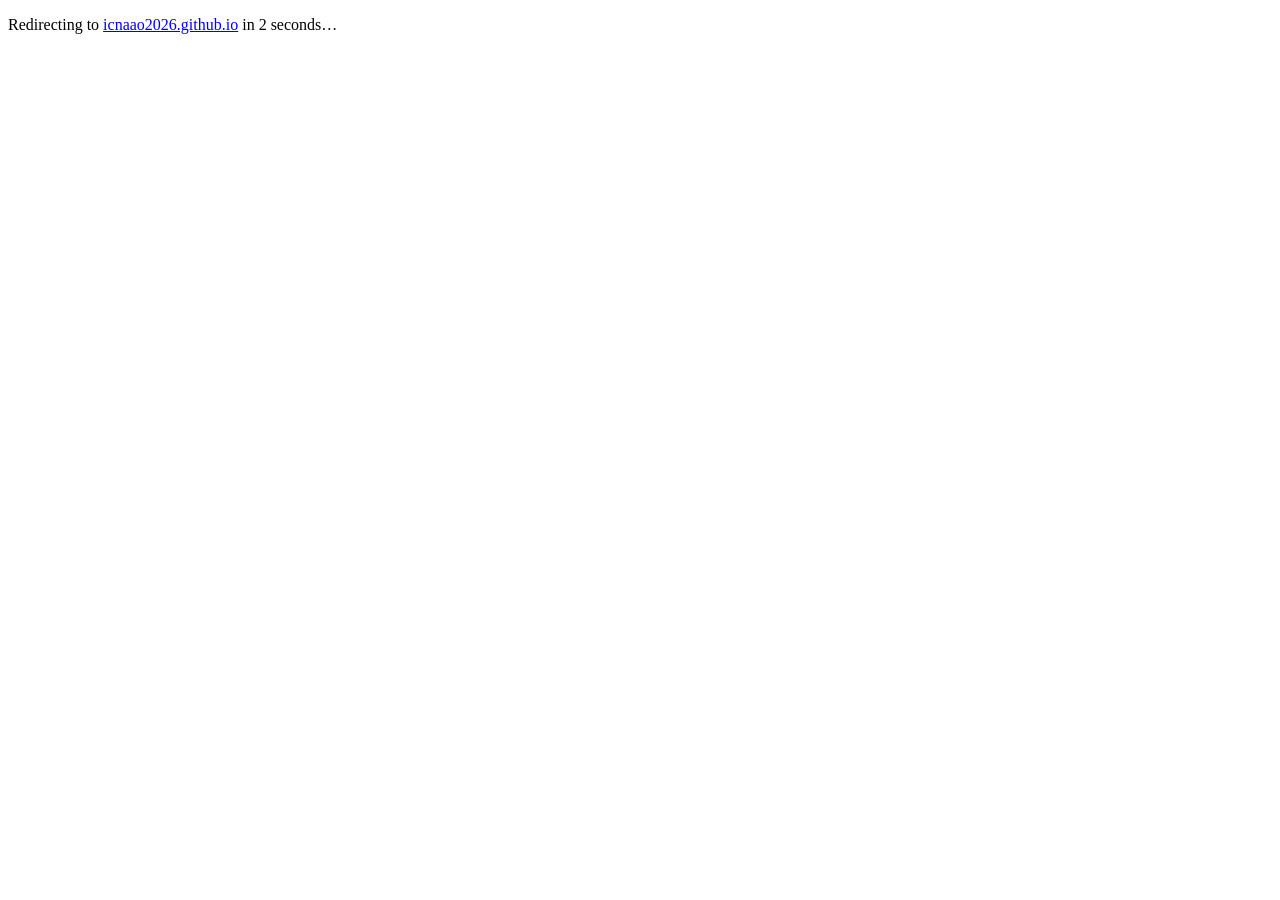
<file: index.html>
<!doctype html>
<html lang="en">
<head>
  <meta charset="utf-8">
  <meta name="viewport" content="width=device-width, initial-scale=1">
  <meta http-equiv="refresh" content="3; url=https://icnaao2026.github.io/">
  <link rel="canonical" href="https://icnaao2026.github.io/">
  <title>Redirecting to ICNAAO 2026</title>
  <script>
    document.addEventListener("DOMContentLoaded", () => {
      const countdown = document.getElementById("countdown");
      let secondsRemaining = 3;

      const timer = window.setInterval(() => {
        secondsRemaining -= 1;
        countdown.textContent = secondsRemaining;

        if (secondsRemaining === 0) {
          window.clearInterval(timer);
          window.location.replace("https://icnaao2026.github.io/");
        }
      }, 1000);
    });
  </script>
</head>
<body>
  <p>
    Redirecting to <a href="https://icnaao2026.github.io/">icnaao2026.github.io</a>
    in <span id="countdown">3</span> seconds&hellip;
  </p>
</body>
</html>
</file>
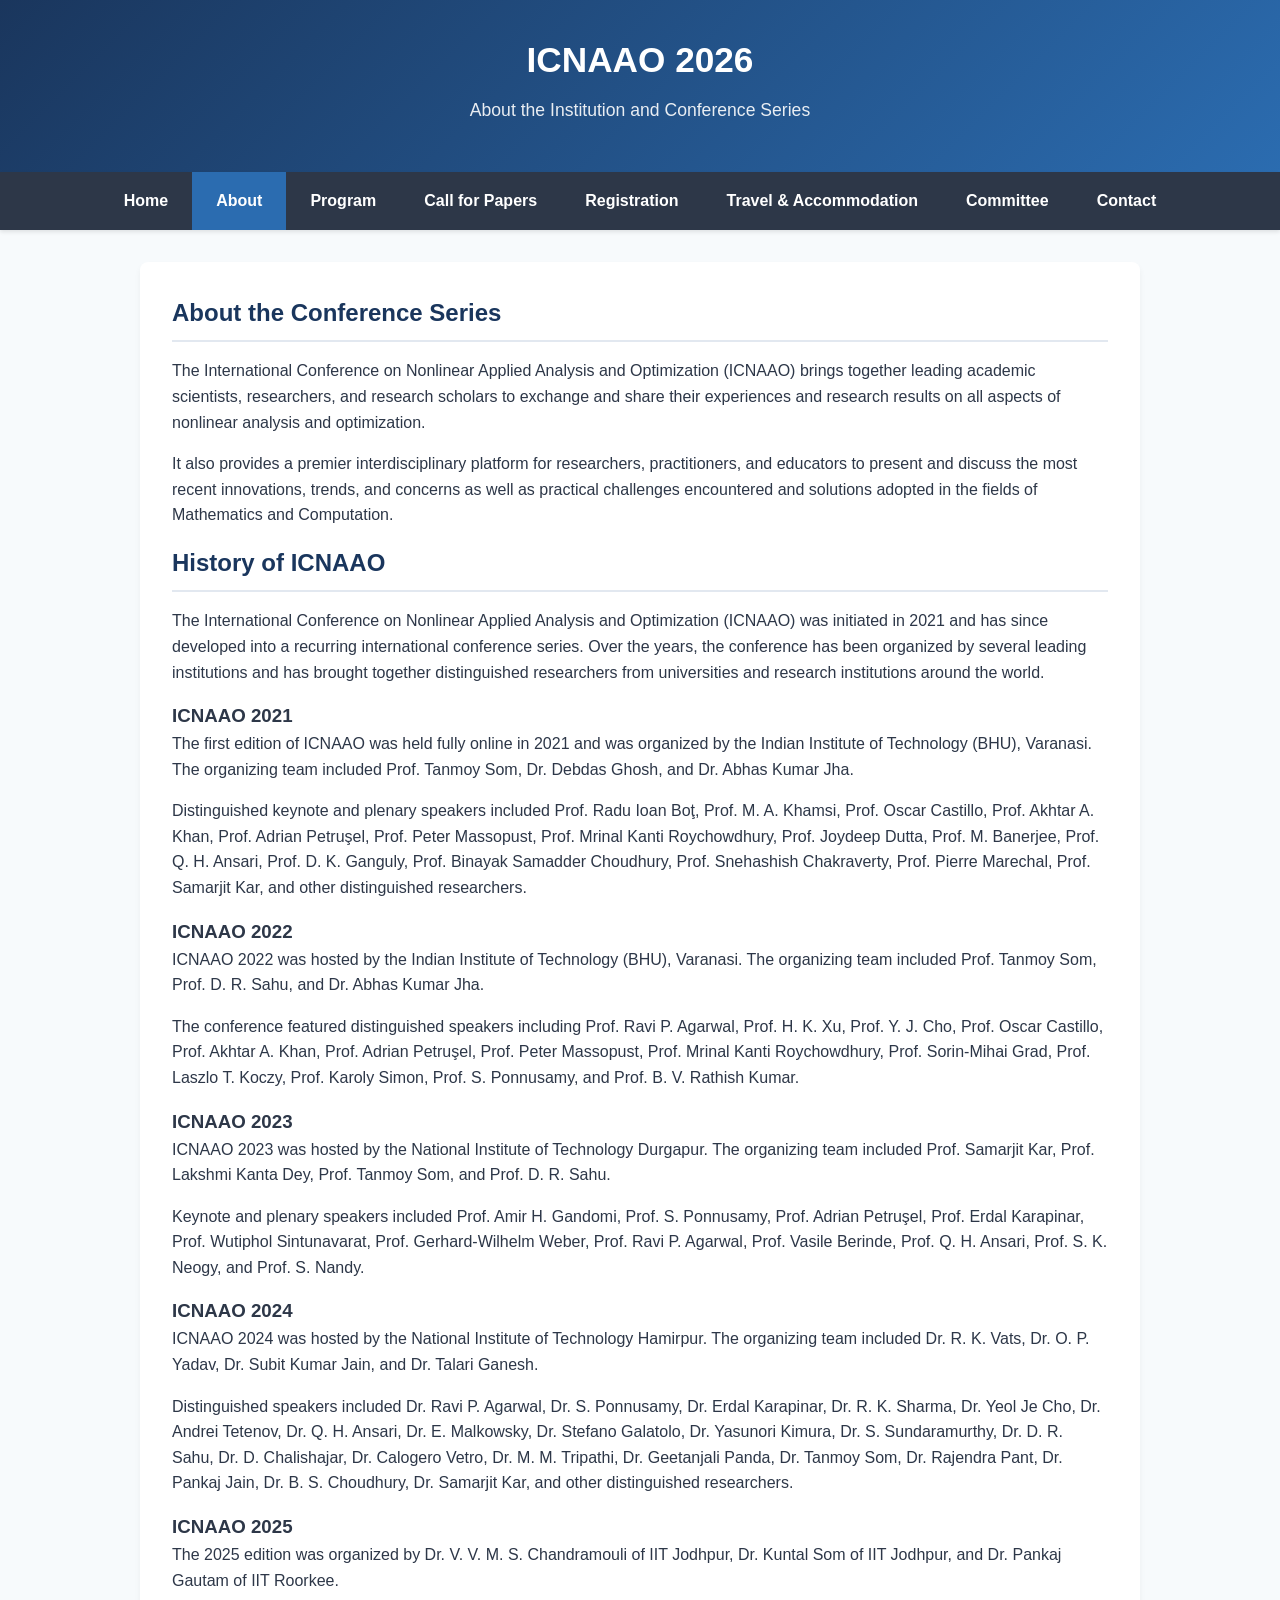
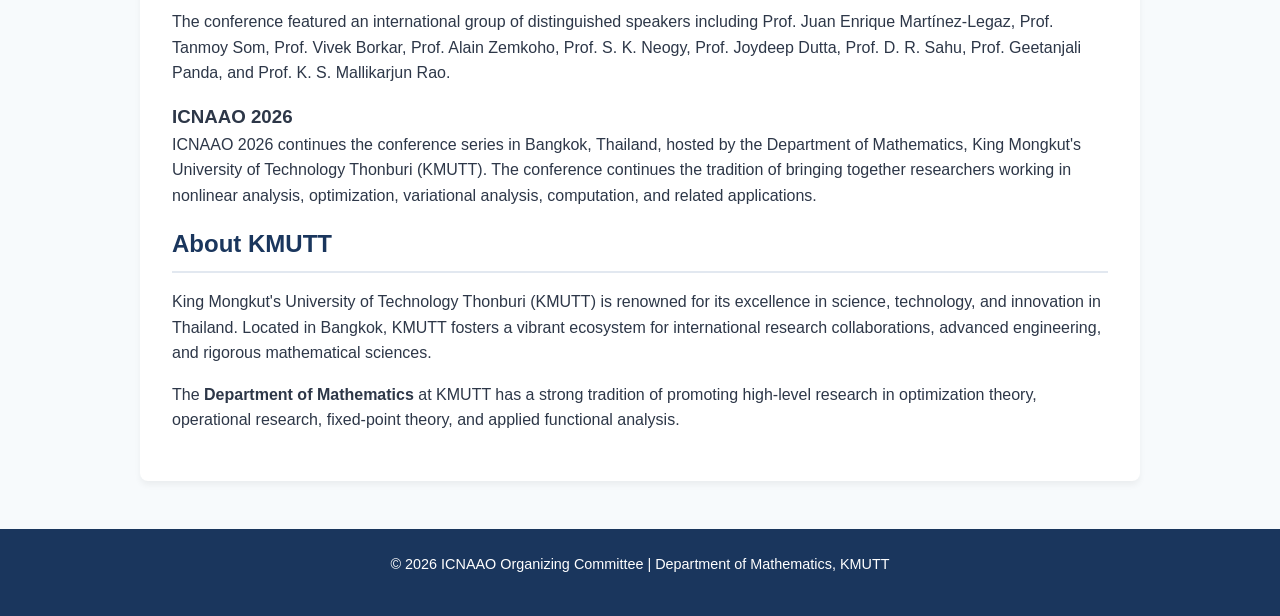
<file: _about.html>
<!DOCTYPE html>
<html lang="en">
<head>
    <meta charset="UTF-8">
    <meta name="viewport" content="width=device-width, initial-scale=1.0">
    <title>ICNAAO 2026 - About</title>
    <link rel="stylesheet" href="style.css">
</head>
<body>

    <header>
        <h1>ICNAAO 2026</h1>
        <p>About the Institution and Conference Series</p>
    </header>

    <nav>
        <a href="index.html">Home</a>
        <a href="about.html" class="active">About</a>
        <a href="program.html">Program</a>
        <a href="call-for-papers.html">Call for Papers</a>
        <a href="registration.html">Registration</a>
        <a href="travel.html">Travel &amp; Accommodation</a>
        <a href="committee.html">Committee</a>
        <a href="contact.html">Contact</a>
    </nav>

    <div class="container">

        <h2>About the Conference Series</h2>

        <p>
            The International Conference on Nonlinear Applied Analysis and
            Optimization (ICNAAO) brings together leading academic scientists,
            researchers, and research scholars to exchange and share their
            experiences and research results on all aspects of nonlinear
            analysis and optimization.
        </p>

        <p>
            It also provides a premier interdisciplinary platform for
            researchers, practitioners, and educators to present and discuss
            the most recent innovations, trends, and concerns as well as
            practical challenges encountered and solutions adopted in the
            fields of Mathematics and Computation.
        </p>


        <h2>History of ICNAAO</h2>

        <p>
            The International Conference on Nonlinear Applied Analysis and
            Optimization (ICNAAO) was initiated in 2021 and has since developed
            into a recurring international conference series. Over the years,
            the conference has been organized by several leading institutions
            and has brought together distinguished researchers from universities
            and research institutions around the world.
        </p>

        <h3>ICNAAO 2021</h3>

        <p>
            The first edition of ICNAAO was held fully online in 2021 and was
            organized by the Indian Institute of Technology (BHU), Varanasi.
            The organizing team included Prof. Tanmoy Som, Dr. Debdas Ghosh,
            and Dr. Abhas Kumar Jha.
        </p>

        <p>
            Distinguished keynote and plenary speakers included Prof. Radu Ioan
            Boţ, Prof. M. A. Khamsi, Prof. Oscar Castillo, Prof. Akhtar A. Khan,
            Prof. Adrian Petruşel, Prof. Peter Massopust, Prof. Mrinal Kanti
            Roychowdhury, Prof. Joydeep Dutta, Prof. M. Banerjee,
            Prof. Q. H. Ansari, Prof. D. K. Ganguly, Prof. Binayak Samadder
            Choudhury, Prof. Snehashish Chakraverty, Prof. Pierre Marechal,
            Prof. Samarjit Kar, and other distinguished researchers.
        </p>


        <h3>ICNAAO 2022</h3>

        <p>
            ICNAAO 2022 was hosted by the Indian Institute of Technology (BHU),
            Varanasi. The organizing team included Prof. Tanmoy Som,
            Prof. D. R. Sahu, and Dr. Abhas Kumar Jha.
        </p>

        <p>
            The conference featured distinguished speakers including
            Prof. Ravi P. Agarwal, Prof. H. K. Xu, Prof. Y. J. Cho,
            Prof. Oscar Castillo, Prof. Akhtar A. Khan, Prof. Adrian Petruşel,
            Prof. Peter Massopust, Prof. Mrinal Kanti Roychowdhury,
            Prof. Sorin-Mihai Grad, Prof. Laszlo T. Koczy,
            Prof. Karoly Simon, Prof. S. Ponnusamy, and
            Prof. B. V. Rathish Kumar.
        </p>


        <h3>ICNAAO 2023</h3>

        <p>
            ICNAAO 2023 was hosted by the National Institute of Technology
            Durgapur. The organizing team included Prof. Samarjit Kar,
            Prof. Lakshmi Kanta Dey, Prof. Tanmoy Som, and Prof. D. R. Sahu.
        </p>

        <p>
            Keynote and plenary speakers included Prof. Amir H. Gandomi,
            Prof. S. Ponnusamy, Prof. Adrian Petruşel, Prof. Erdal Karapinar,
            Prof. Wutiphol Sintunavarat, Prof. Gerhard-Wilhelm Weber,
            Prof. Ravi P. Agarwal, Prof. Vasile Berinde, Prof. Q. H. Ansari,
            Prof. S. K. Neogy, and Prof. S. Nandy.
        </p>


        <h3>ICNAAO 2024</h3>

        <p>
            ICNAAO 2024 was hosted by the National Institute of Technology
            Hamirpur. The organizing team included Dr. R. K. Vats,
            Dr. O. P. Yadav, Dr. Subit Kumar Jain, and Dr. Talari Ganesh.
        </p>

        <p>
            Distinguished speakers included Dr. Ravi P. Agarwal,
            Dr. S. Ponnusamy, Dr. Erdal Karapinar, Dr. R. K. Sharma,
            Dr. Yeol Je Cho, Dr. Andrei Tetenov, Dr. Q. H. Ansari,
            Dr. E. Malkowsky, Dr. Stefano Galatolo, Dr. Yasunori Kimura,
            Dr. S. Sundaramurthy, Dr. D. R. Sahu, Dr. D. Chalishajar,
            Dr. Calogero Vetro, Dr. M. M. Tripathi, Dr. Geetanjali Panda,
            Dr. Tanmoy Som, Dr. Rajendra Pant, Dr. Pankaj Jain,
            Dr. B. S. Choudhury, Dr. Samarjit Kar, and other distinguished
            researchers.
        </p>


        <h3>ICNAAO 2025</h3>

        <p>
            The 2025 edition was organized by Dr. V. V. M. S. Chandramouli
            of IIT Jodhpur, Dr. Kuntal Som of IIT Jodhpur, and
            Dr. Pankaj Gautam of IIT Roorkee.
        </p>

        <p>
            The conference featured an international group of distinguished
            speakers including Prof. Juan Enrique Martínez-Legaz,
            Prof. Tanmoy Som, Prof. Vivek Borkar, Prof. Alain Zemkoho,
            Prof. S. K. Neogy, Prof. Joydeep Dutta, Prof. D. R. Sahu,
            Prof. Geetanjali Panda, and Prof. K. S. Mallikarjun Rao.
        </p>


        <h3>ICNAAO 2026</h3>

        <p>
            ICNAAO 2026 continues the conference series in Bangkok, Thailand,
            hosted by the Department of Mathematics, King Mongkut's University
            of Technology Thonburi (KMUTT). The conference continues the
            tradition of bringing together researchers working in nonlinear
            analysis, optimization, variational analysis, computation, and
            related applications.
        </p>


        <h2>About KMUTT</h2>

        <p>
            King Mongkut's University of Technology Thonburi (KMUTT) is
            renowned for its excellence in science, technology, and innovation
            in Thailand. Located in Bangkok, KMUTT fosters a vibrant ecosystem
            for international research collaborations, advanced engineering,
            and rigorous mathematical sciences.
        </p>

        <p>
            The <strong>Department of Mathematics</strong> at KMUTT has a
            strong tradition of promoting high-level research in optimization
            theory, operational research, fixed-point theory, and applied
            functional analysis.
        </p>

    </div>

    <footer>
        <p>
            &copy; 2026 ICNAAO Organizing Committee |
            Department of Mathematics, KMUTT
        </p>
    </footer>

</body>
</html>
</file>
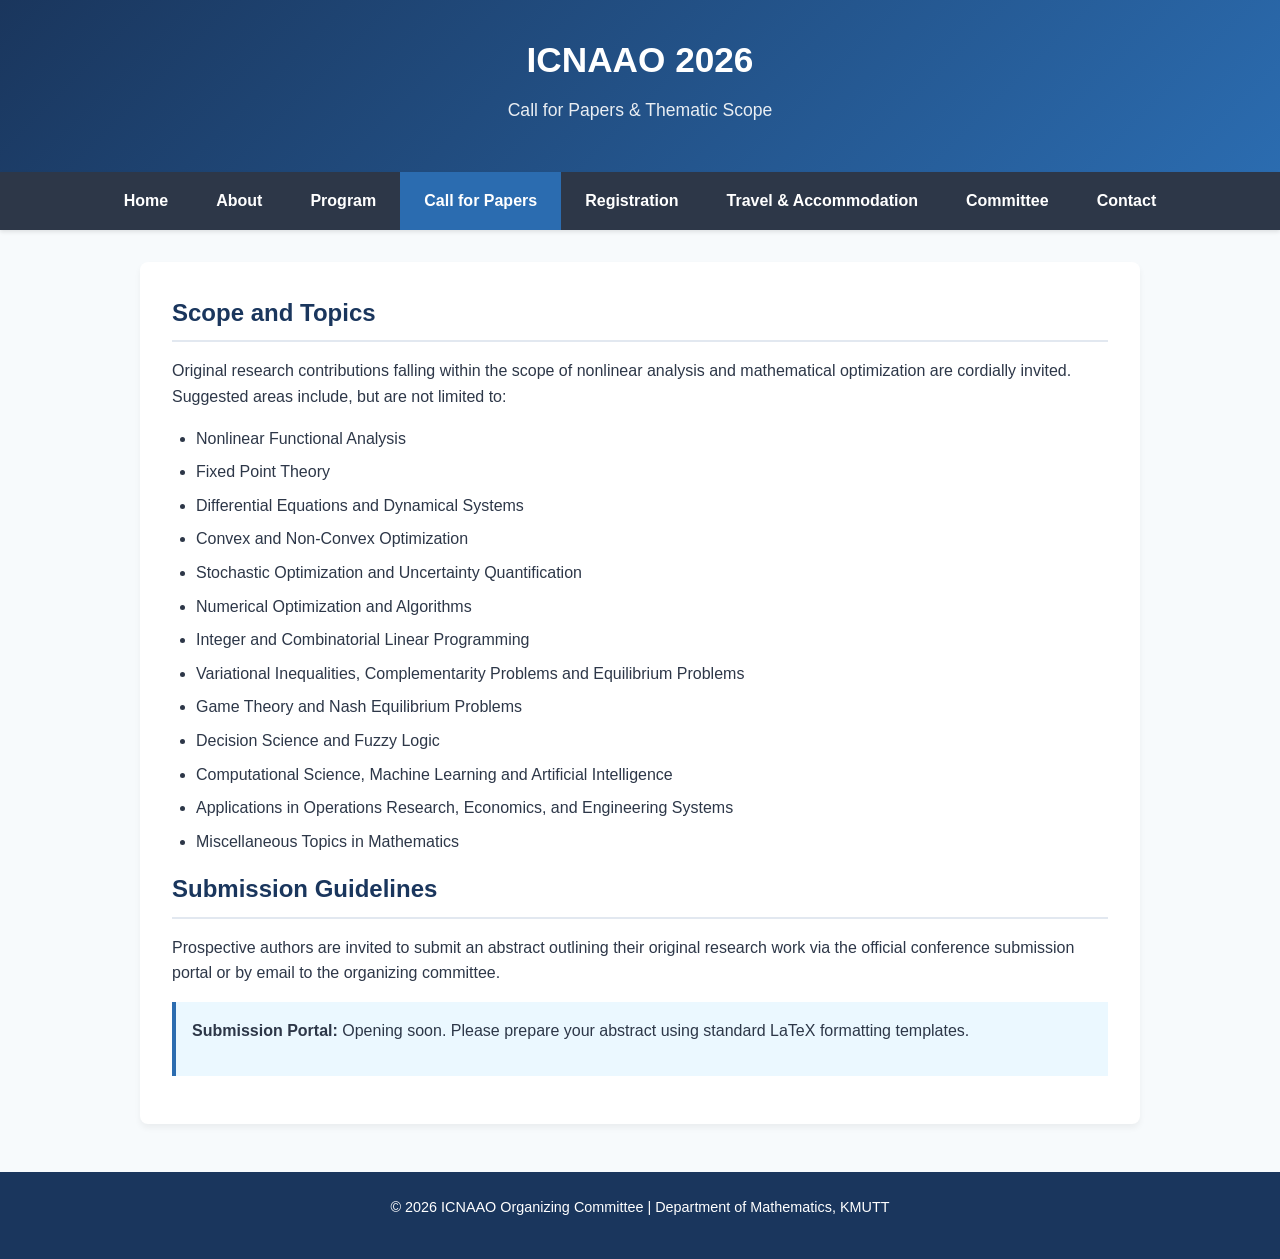
<file: _call-for-papers.html>
<!DOCTYPE html>
<html lang="en">
<head>
    <meta charset="UTF-8">
    <meta name="viewport" content="width=device-width, initial-scale=1.0">
    <title>ICNAAO 2026 - Call for Papers</title>
    <link rel="stylesheet" href="style.css">
</head>
<body>

    <header>
        <h1>ICNAAO 2026</h1>
        <p>Call for Papers & Thematic Scope</p>
    </header>

    <nav>
        <a href="index.html">Home</a>
        <a href="about.html">About</a>
        <a href="program.html">Program</a>
        <a href="call-for-papers.html" class="active">Call for Papers</a>
        <a href="registration.html">Registration</a>
        <a href="travel.html">Travel &amp; Accommodation</a>
        <a href="committee.html">Committee</a>
        <a href="contact.html">Contact</a>
    </nav>

    <div class="container">
        <h2>Scope and Topics</h2>
        <p>Original research contributions falling within the scope of nonlinear analysis and mathematical optimization are cordially invited. Suggested areas include, but are not limited to:</p>
        
        <ul>
            <li>Nonlinear Functional Analysis</li>
            <li>Fixed Point Theory</li>
            <li>Differential Equations and Dynamical Systems</li>
            <li>Convex and Non-Convex Optimization</li>
            <li>Stochastic Optimization and Uncertainty Quantification</li>
            <li>Numerical Optimization and Algorithms</li>
            <li>Integer and Combinatorial Linear Programming</li>
            <li>Variational Inequalities, Complementarity Problems and Equilibrium Problems</li>
            <li>Game Theory and Nash Equilibrium Problems</li>
            <li>Decision Science and Fuzzy Logic</li>
            <li>Computational Science, Machine Learning and Artificial Intelligence</li>
            <li>Applications in Operations Research, Economics, and Engineering Systems</li>
            <li>Miscellaneous Topics in Mathematics</li>
        </ul>

        <h2>Submission Guidelines</h2>
        <p>Prospective authors are invited to submit an abstract outlining their original research work via the official conference submission portal or by email to the organizing committee.</p>
        
        <div class="highlight-box">
            <p><strong>Submission Portal:</strong> Opening soon. Please prepare your abstract using standard LaTeX formatting templates.</p>
        </div>
    </div>

    <footer>
        <p>&copy; 2026 ICNAAO Organizing Committee | Department of Mathematics, KMUTT</p>
    </footer>

</body>
</html>
</file>
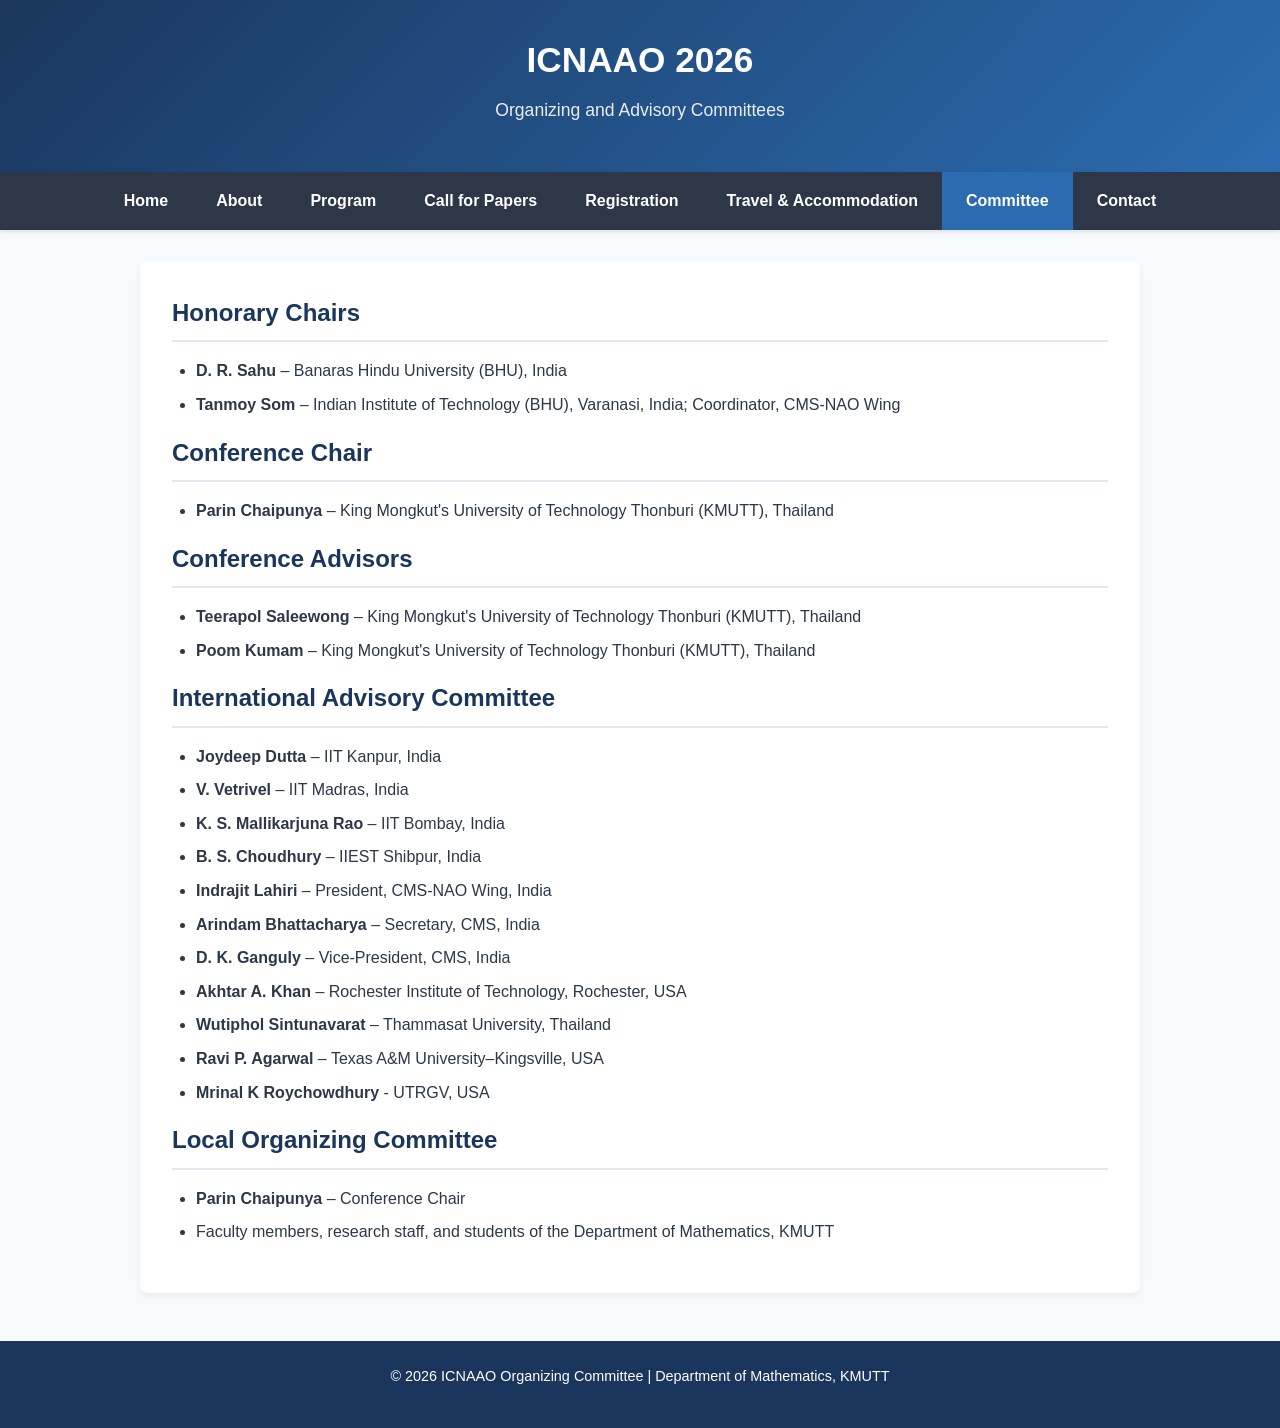
<file: _committee.html>
<!DOCTYPE html>
<html lang="en">
  <head>
    <meta charset="UTF-8">
    <meta name="viewport" content="width=device-width, initial-scale=1.0">
    <title>ICNAAO 2026 - Committee</title>
    <link rel="stylesheet" href="style.css">
  </head>
  <body>

    <header>
      <h1>ICNAAO 2026</h1>
      <p>Organizing and Advisory Committees</p>
    </header>

    <nav>
      <a href="index.html">Home</a>
      <a href="about.html">About</a>
      <a href="program.html">Program</a>
      <a href="call-for-papers.html">Call for Papers</a>
      <a href="registration.html">Registration</a>
      <a href="travel.html">Travel &amp; Accommodation</a>
      <a href="committee.html" class="active">Committee</a>
      <a href="contact.html">Contact</a>
    </nav>

    <div class="container">

      <h2>Honorary Chairs</h2>
      <ul>
        <li>
          <strong>D. R. Sahu</strong> –
          Banaras Hindu University (BHU), India
        </li>
        <li>
          <strong>Tanmoy Som</strong> –
          Indian Institute of Technology (BHU), Varanasi, India;
          Coordinator, CMS-NAO Wing
        </li>
      </ul>

      <h2>Conference Chair</h2>
      <ul>
        <li>
          <strong>Parin Chaipunya</strong> –
          King Mongkut's University of Technology Thonburi
          (KMUTT), Thailand
        </li>
      </ul>

      <h2>Conference Advisors</h2>
      <ul>
        <li>
          <strong>Teerapol Saleewong</strong> –
          King Mongkut's University of Technology Thonburi
          (KMUTT), Thailand
        </li>
        <li>
          <strong>Poom Kumam</strong> –
          King Mongkut's University of Technology Thonburi
          (KMUTT), Thailand
        </li>
      </ul>

      <h2>International Advisory Committee</h2>
      <ul>
        <li>
          <strong>Joydeep Dutta</strong> –
          IIT Kanpur, India
        </li>

        <li>
          <strong>V. Vetrivel</strong> –
          IIT Madras, India
        </li>

        <li>
          <strong>K. S. Mallikarjuna Rao</strong> –
          IIT Bombay, India
        </li>

        <li>
          <strong>B. S. Choudhury</strong> –
          IIEST Shibpur, India
        </li>

        <li>
          <strong>Indrajit Lahiri</strong> –
          President, CMS-NAO Wing, India
        </li>

        <li>
          <strong>Arindam Bhattacharya</strong> –
          Secretary, CMS, India
        </li>

        <li>
          <strong>D. K. Ganguly</strong> –
          Vice-President, CMS, India
        </li>

        <li>
          <strong>Akhtar A. Khan</strong> –
          Rochester Institute of Technology, Rochester, USA
        </li>

        <li>
          <strong>Wutiphol Sintunavarat</strong> –
          Thammasat University, Thailand
        </li>

        <li>
          <strong>Ravi P. Agarwal</strong> –
          Texas A&amp;M University–Kingsville, USA
        </li>

        <li>
          <strong>Mrinal K Roychowdhury</strong> -
          UTRGV, USA
        </li>
      </ul>

      <h2>Local Organizing Committee</h2>
      <ul>
        <li>
          <strong>Parin Chaipunya</strong> –
          Conference Chair
        </li>

        <li>
          Faculty members, research staff, and students of the
          Department of Mathematics, KMUTT
        </li>
      </ul>

    </div>

    <footer>
      <p>
      &copy; 2026 ICNAAO Organizing Committee |
      Department of Mathematics, KMUTT
      </p>
    </footer>

  </body>
</html>
</file>
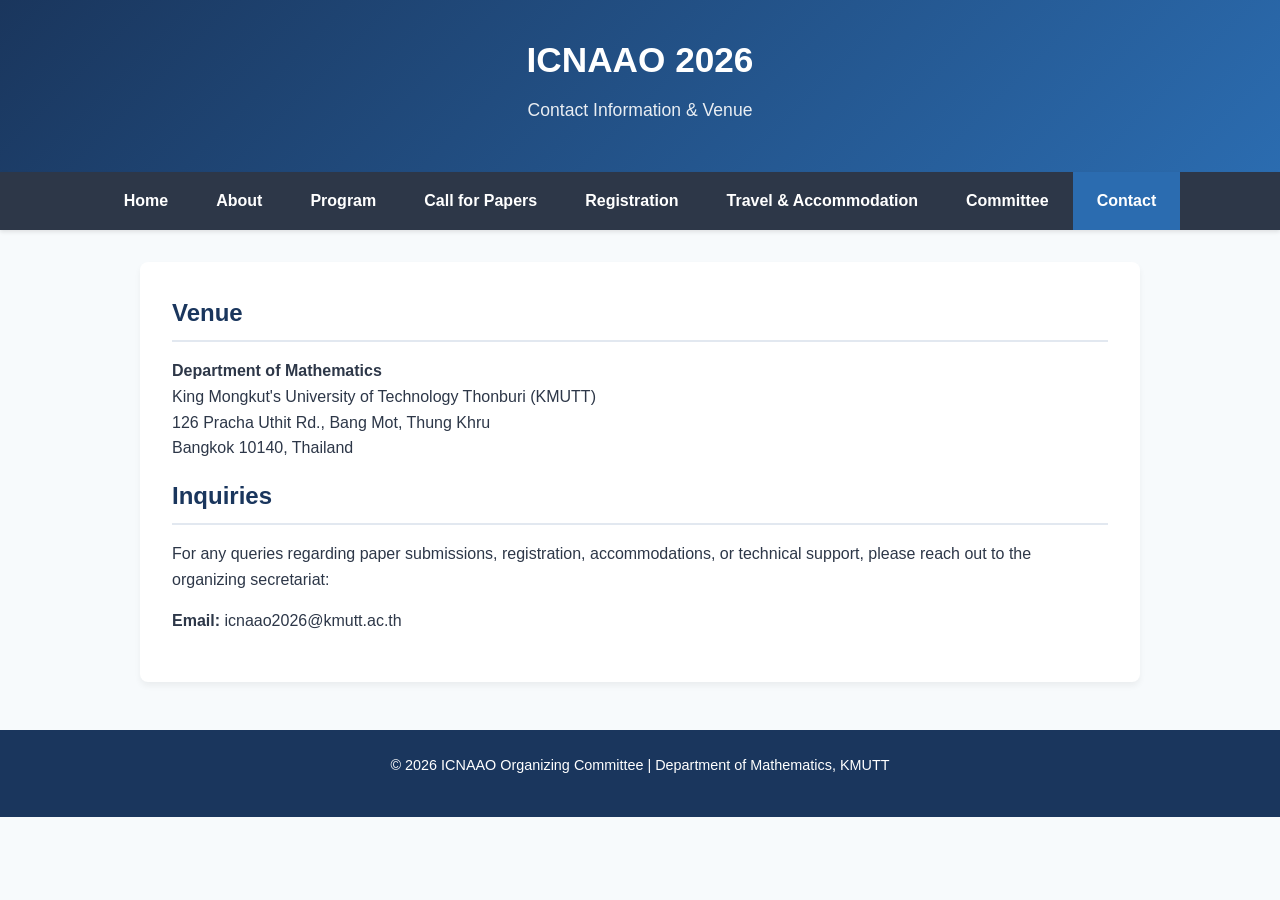
<file: _contact.html>
<!DOCTYPE html>
<html lang="en">
<head>
    <meta charset="UTF-8">
    <meta name="viewport" content="width=device-width, initial-scale=1.0">
    <title>ICNAAO 2026 - Contact</title>
    <link rel="stylesheet" href="style.css">
</head>
<body>

    <header>
        <h1>ICNAAO 2026</h1>
        <p>Contact Information & Venue</p>
    </header>

    <nav>
        <a href="index.html">Home</a>
        <a href="about.html">About</a>
        <a href="program.html">Program</a>
        <a href="call-for-papers.html">Call for Papers</a>
        <a href="registration.html">Registration</a>
        <a href="travel.html">Travel &amp; Accommodation</a>
        <a href="committee.html">Committee</a>
        <a href="contact.html" class="active">Contact</a>
    </nav>

    <div class="container">
        <h2>Venue</h2>
        <p><strong>Department of Mathematics</strong><br>
        King Mongkut's University of Technology Thonburi (KMUTT)<br>
        126 Pracha Uthit Rd., Bang Mot, Thung Khru<br>
        Bangkok 10140, Thailand</p>

        <h2>Inquiries</h2>
        <p>For any queries regarding paper submissions, registration, accommodations, or technical support, please reach out to the organizing secretariat:</p>
        <p><strong>Email:</strong> icnaao2026@kmutt.ac.th</p>
    </div>

    <footer>
        <p>&copy; 2026 ICNAAO Organizing Committee | Department of Mathematics, KMUTT</p>
    </footer>

</body>
</html>
</file>
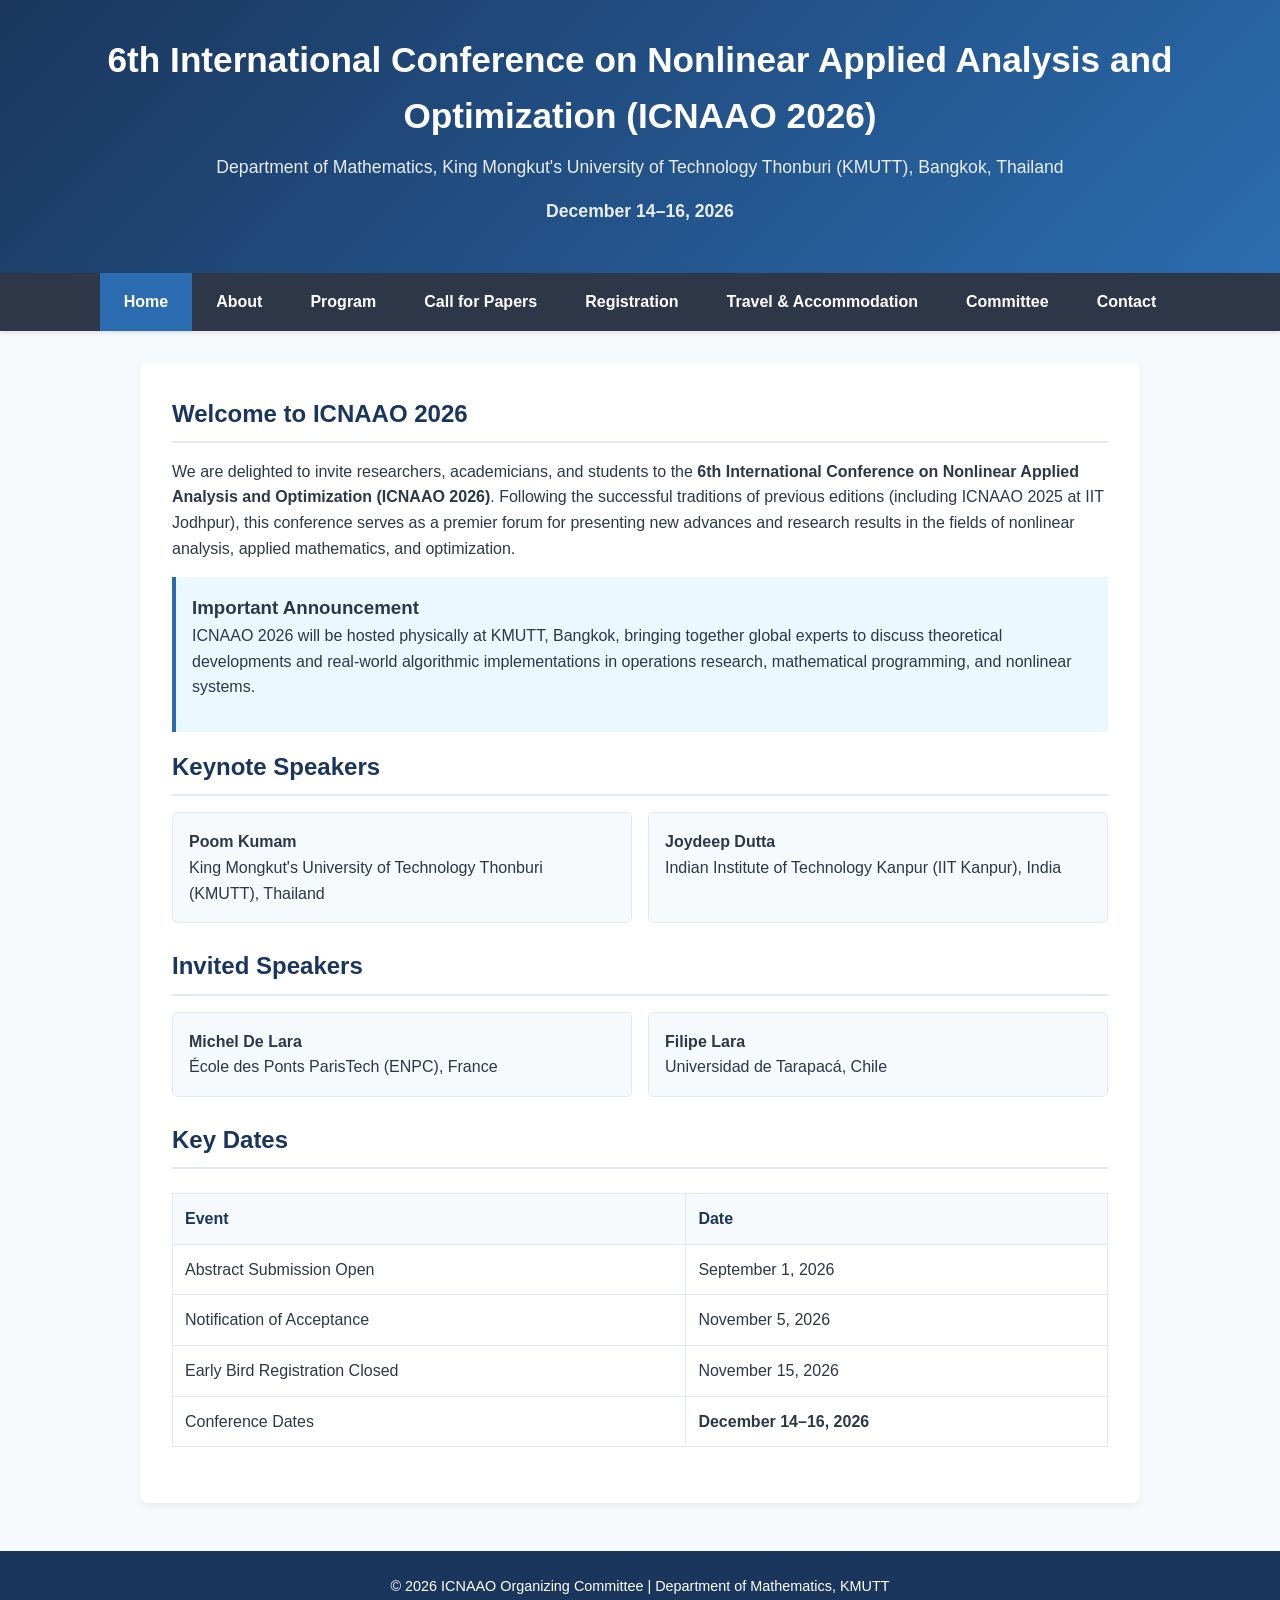
<file: _index.html>
<!DOCTYPE html>
<html lang="en">
<head>
    <meta charset="UTF-8">
    <meta name="viewport" content="width=device-width, initial-scale=1.0">
    <title>ICNAAO 2026 - Home</title>
    <link rel="stylesheet" href="style.css">
</head>
<body>

    <header>
        <h1>6th International Conference on Nonlinear Applied Analysis and Optimization (ICNAAO 2026)</h1>
        <p>Department of Mathematics, King Mongkut's University of Technology Thonburi (KMUTT), Bangkok, Thailand</p>
        <p><strong>December 14–16, 2026</strong></p>
    </header>

    <nav>
        <a href="index.html" class="active">Home</a>
        <a href="about.html">About</a>
        <a href="program.html">Program</a>
        <a href="call-for-papers.html">Call for Papers</a>
        <a href="registration.html">Registration</a>
        <a href="travel.html">Travel &amp; Accommodation</a>
        <a href="committee.html">Committee</a>
        <a href="contact.html">Contact</a>
    </nav>

    <div class="container">
        <h2>Welcome to ICNAAO 2026</h2>
        <p>We are delighted to invite researchers, academicians, and students to the <strong>6th International Conference on Nonlinear Applied Analysis and Optimization (ICNAAO 2026)</strong>. Following the successful traditions of previous editions (including ICNAAO 2025 at IIT Jodhpur), this conference serves as a premier forum for presenting new advances and research results in the fields of nonlinear analysis, applied mathematics, and optimization.</p>

        <div class="highlight-box">
            <h3>Important Announcement</h3>
            <p>ICNAAO 2026 will be hosted physically at KMUTT, Bangkok, bringing together global experts to discuss theoretical developments and real-world algorithmic implementations in operations research, mathematical programming, and nonlinear systems.</p>
        </div>

        <h2>Keynote Speakers</h2>
        <ul class="speaker-list">
            <li>
                <strong>Poom Kumam</strong><br>
                King Mongkut's University of Technology Thonburi (KMUTT), Thailand
            </li>
            <li>
                <strong>Joydeep Dutta</strong><br>
                Indian Institute of Technology Kanpur (IIT Kanpur), India
            </li>
        </ul>

        <h2>Invited Speakers</h2>
        <ul class="speaker-list">
            <li>
                <strong>Michel De Lara</strong><br>
                École des Ponts ParisTech (ENPC), France
            </li>
            <li>
                <strong>Filipe Lara</strong><br>
                Universidad de Tarapacá, Chile
            </li>
        </ul>

        <h2>Key Dates</h2>
        <table>
            <tr>
                <th>Event</th>
                <th>Date</th>
            </tr>
            <tr>
                <td>Abstract Submission Open</td>
                <td>September 1, 2026</td>
            </tr>
            <tr>
                <td>Notification of Acceptance</td>
                <td>November 5, 2026</td>
            </tr>
            <tr>
                <td>Early Bird Registration Closed</td>
                <td>November 15, 2026</td>
            </tr>
            <tr>
                <td>Conference Dates</td>
                <td><strong>December 14–16, 2026</strong></td>
            </tr>
        </table>
    </div>

    <footer>
        <p>&copy; 2026 ICNAAO Organizing Committee | Department of Mathematics, KMUTT</p>
    </footer>

</body>
</html>
</file>
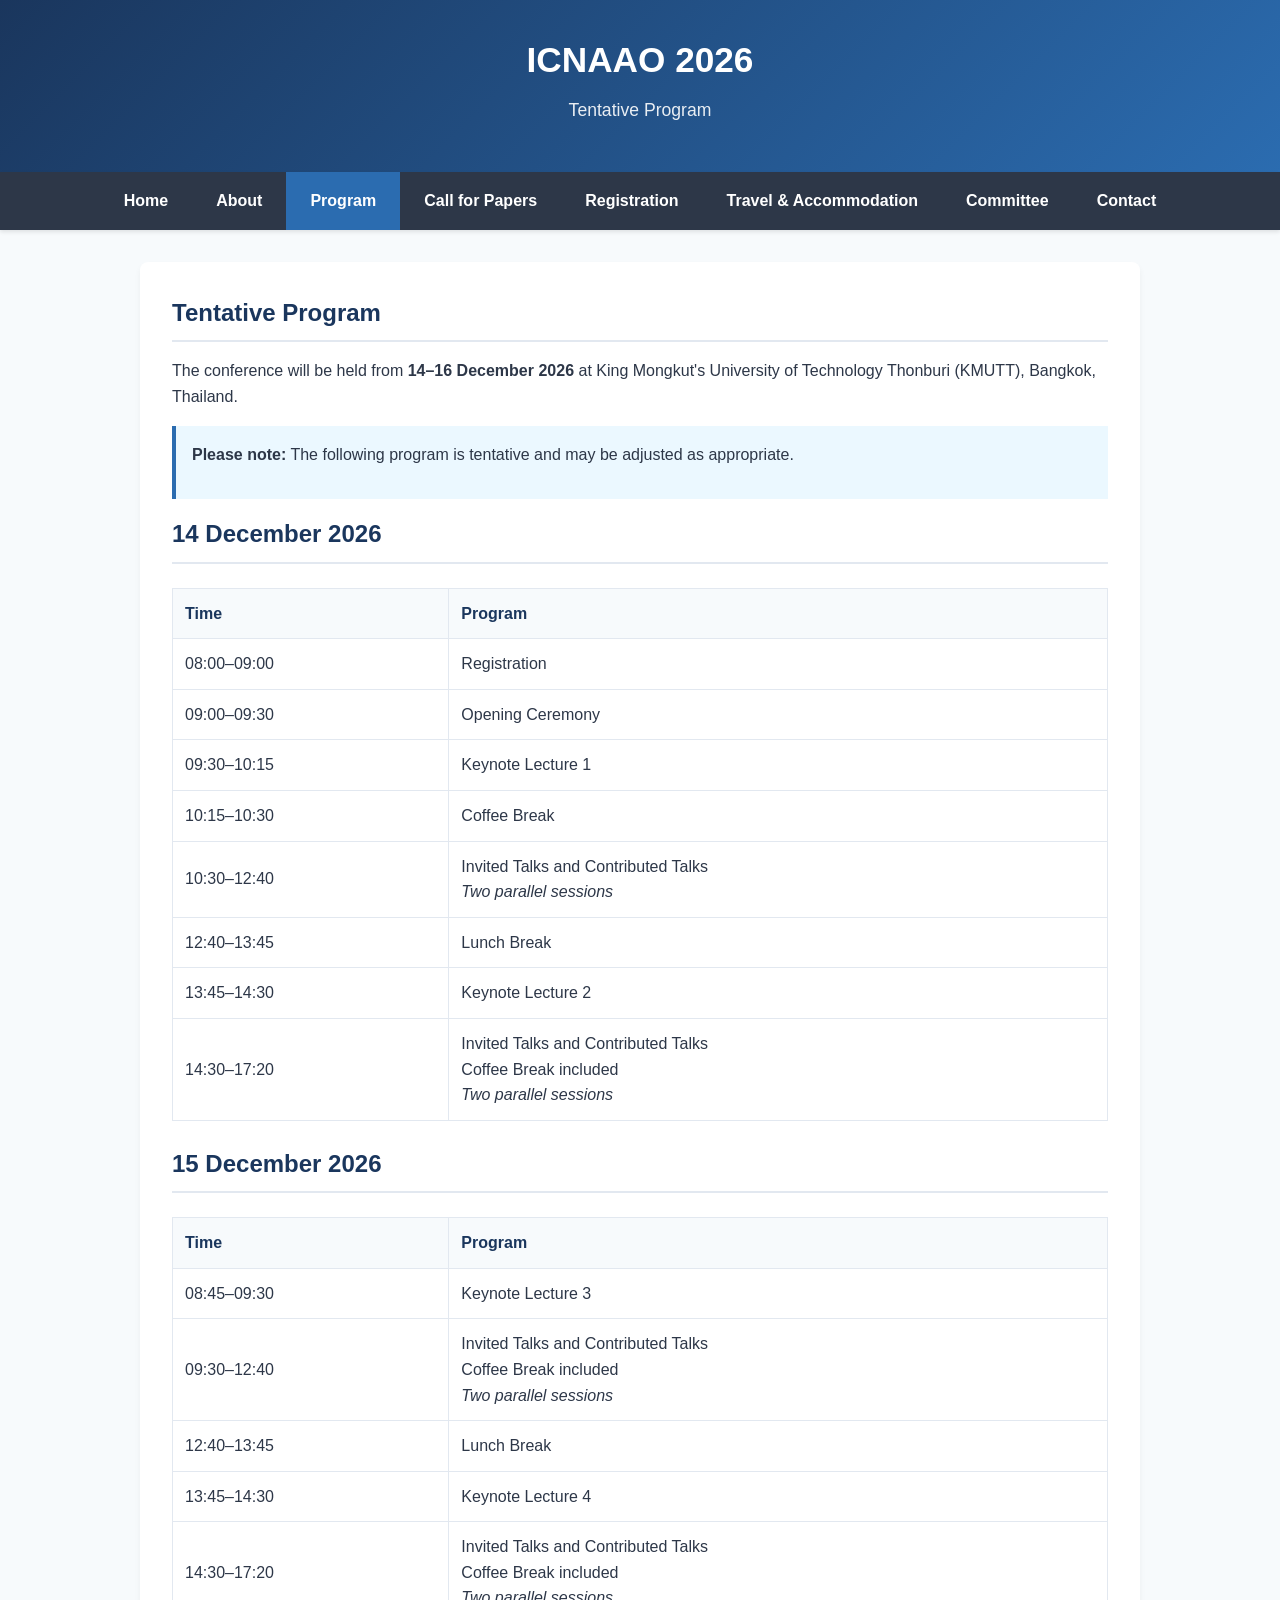
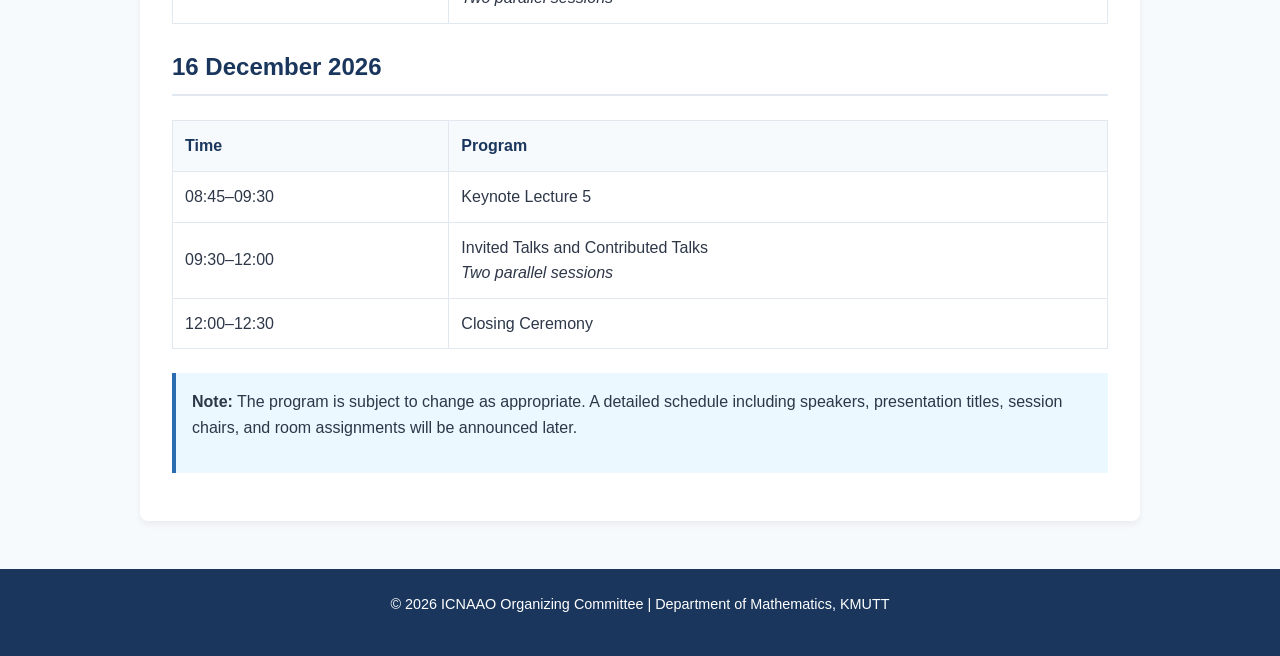
<file: _program.html>
<!DOCTYPE html>
<html lang="en">
<head>
    <meta charset="UTF-8">
    <meta name="viewport" content="width=device-width, initial-scale=1.0">
    <title>ICNAAO 2026 - Tentative Program</title>
    <link rel="stylesheet" href="style.css">
</head>
<body>

    <header>
        <h1>ICNAAO 2026</h1>
        <p>Tentative Program</p>
    </header>

    <nav>
        <a href="index.html">Home</a>
        <a href="about.html">About</a>
        <a href="program.html" class="active">Program</a>
        <a href="call-for-papers.html">Call for Papers</a>
        <a href="registration.html">Registration</a>
        <a href="travel.html">Travel &amp; Accommodation</a>
        <a href="committee.html">Committee</a>
        <a href="contact.html">Contact</a>
    </nav>

    <div class="container">

        <h2>Tentative Program</h2>

        <p>
            The conference will be held from
            <strong>14–16 December 2026</strong> at
            King Mongkut's University of Technology Thonburi (KMUTT),
            Bangkok, Thailand.
        </p>

        <div class="highlight-box">
            <p>
                <strong>Please note:</strong>
                The following program is tentative and may be adjusted
                as appropriate.
            </p>
        </div>


        <h2>14 December 2026</h2>

        <table>
            <thead>
                <tr>
                    <th>Time</th>
                    <th>Program</th>
                </tr>
            </thead>

            <tbody>
                <tr>
                    <td>08:00–09:00</td>
                    <td>Registration</td>
                </tr>

                <tr>
                    <td>09:00–09:30</td>
                    <td>Opening Ceremony</td>
                </tr>

                <tr>
                    <td>09:30–10:15</td>
                    <td>Keynote Lecture 1</td>
                </tr>

                <tr>
                    <td>10:15–10:30</td>
                    <td>Coffee Break</td>
                </tr>

                <tr>
                    <td>10:30–12:40</td>
                    <td>
                        Invited Talks and Contributed Talks
                        <br>
                        <em>Two parallel sessions</em>
                    </td>
                </tr>

                <tr>
                    <td>12:40–13:45</td>
                    <td>Lunch Break</td>
                </tr>

                <tr>
                    <td>13:45–14:30</td>
                    <td>Keynote Lecture 2</td>
                </tr>

                <tr>
                    <td>14:30–17:20</td>
                    <td>
                        Invited Talks and Contributed Talks
                        <br>
                        Coffee Break included
                        <br>
                        <em>Two parallel sessions</em>
                    </td>
                </tr>
            </tbody>
        </table>


        <h2>15 December 2026</h2>

        <table>
            <thead>
                <tr>
                    <th>Time</th>
                    <th>Program</th>
                </tr>
            </thead>

            <tbody>
                <tr>
                    <td>08:45–09:30</td>
                    <td>Keynote Lecture 3</td>
                </tr>

                <tr>
                    <td>09:30–12:40</td>
                    <td>
                        Invited Talks and Contributed Talks
                        <br>
                        Coffee Break included
                        <br>
                        <em>Two parallel sessions</em>
                    </td>
                </tr>

                <tr>
                    <td>12:40–13:45</td>
                    <td>Lunch Break</td>
                </tr>

                <tr>
                    <td>13:45–14:30</td>
                    <td>Keynote Lecture 4</td>
                </tr>

                <tr>
                    <td>14:30–17:20</td>
                    <td>
                        Invited Talks and Contributed Talks
                        <br>
                        Coffee Break included
                        <br>
                        <em>Two parallel sessions</em>
                    </td>
                </tr>
            </tbody>
        </table>


        <h2>16 December 2026</h2>

        <table>
            <thead>
                <tr>
                    <th>Time</th>
                    <th>Program</th>
                </tr>
            </thead>

            <tbody>
                <tr>
                    <td>08:45–09:30</td>
                    <td>Keynote Lecture 5</td>
                </tr>

                <tr>
                    <td>09:30–12:00</td>
                    <td>
                        Invited Talks and Contributed Talks
                        <br>
                        <em>Two parallel sessions</em>
                    </td>
                </tr>

                <tr>
                    <td>12:00–12:30</td>
                    <td>Closing Ceremony</td>
                </tr>
            </tbody>
        </table>


        <div class="highlight-box">
            <p>
                <strong>Note:</strong>
                The program is subject to change as appropriate.
                A detailed schedule including speakers, presentation titles,
                session chairs, and room assignments will be announced later.
            </p>
        </div>

    </div>

    <footer>
        <p>
            &copy; 2026 ICNAAO Organizing Committee |
            Department of Mathematics, KMUTT
        </p>
    </footer>

</body>
</html>
</file>
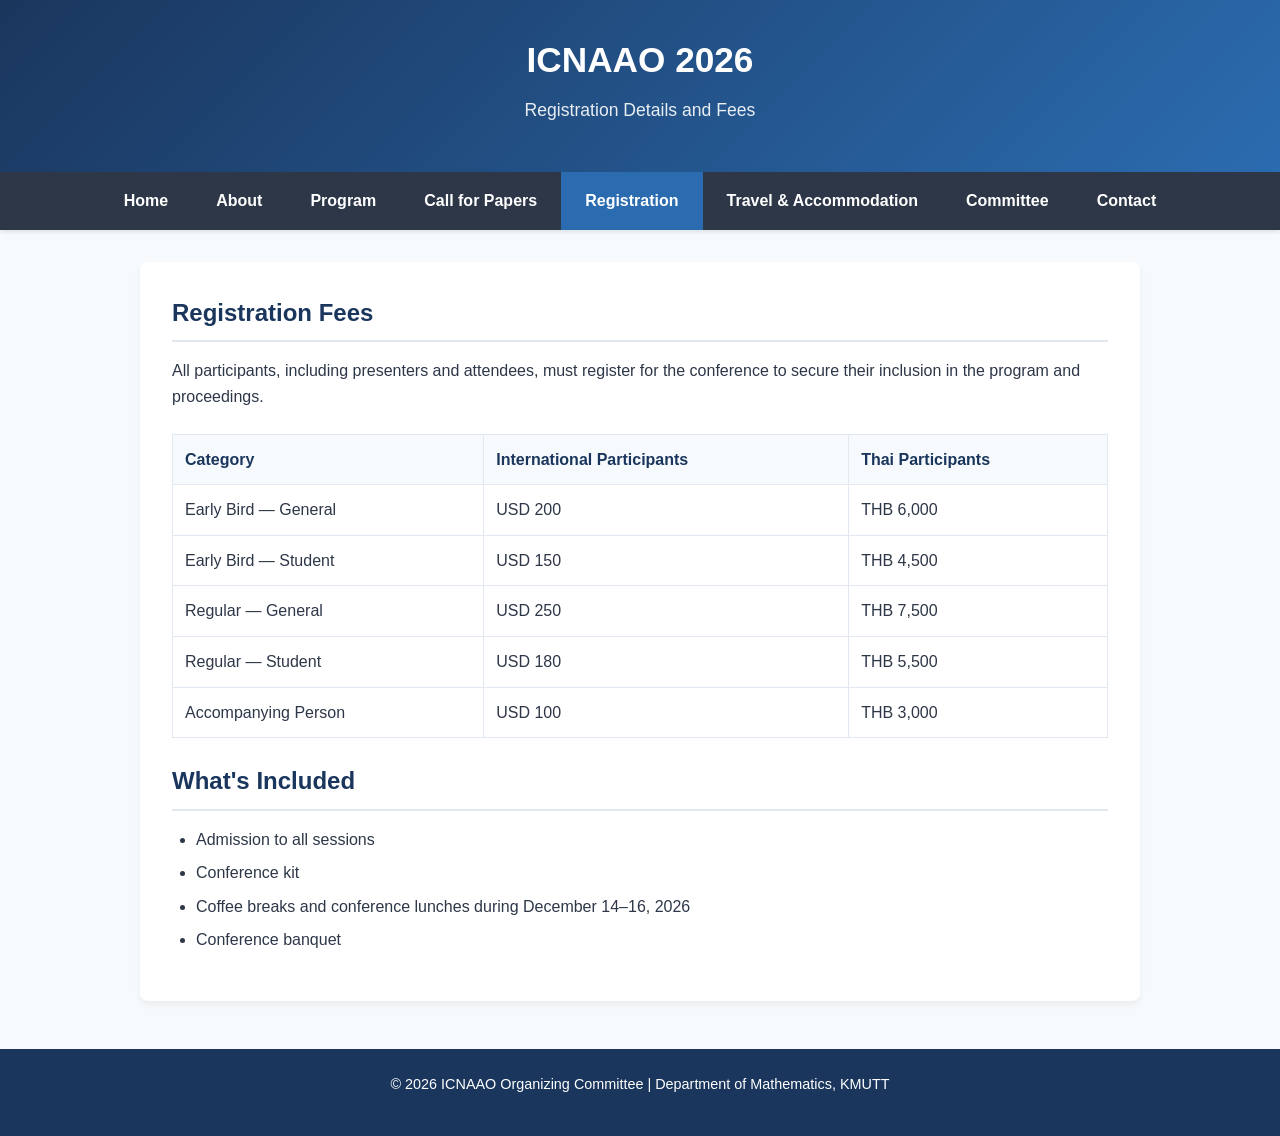
<file: _registration.html>
<!DOCTYPE html>
<html lang="en">
<head>
    <meta charset="UTF-8">
    <meta name="viewport" content="width=device-width, initial-scale=1.0">
    <title>ICNAAO 2026 - Registration</title>
    <link rel="stylesheet" href="style.css">
</head>
<body>

    <header>
        <h1>ICNAAO 2026</h1>
        <p>Registration Details and Fees</p>
    </header>

    <nav>
        <a href="index.html">Home</a>
        <a href="about.html">About</a>
        <a href="program.html">Program</a>
        <a href="call-for-papers.html">Call for Papers</a>
        <a href="registration.html" class="active">Registration</a>
        <a href="travel.html">Travel &amp; Accommodation</a>
        <a href="committee.html">Committee</a>
        <a href="contact.html">Contact</a>
    </nav>

    <div class="container">
        <h2>Registration Fees</h2>
        <p>All participants, including presenters and attendees, must register for the conference to secure their inclusion in the program and proceedings.</p>

        <table>
            <tr>
                <th>Category</th>
                <th>International Participants</th>
                <th>Thai Participants</th>
            </tr>
            <tr>
                <td>Early Bird — General</td>
                <td>USD 200</td>
                <td>THB 6,000</td>
            </tr>
            <tr>
                <td>Early Bird — Student</td>
                <td>USD 150</td>
                <td>THB 4,500</td>
            </tr>
            <tr>
                <td>Regular — General</td>
                <td>USD 250</td>
                <td>THB 7,500</td>
            </tr>
            <tr>
                <td>Regular — Student</td>
                <td>USD 180</td>
                <td>THB 5,500</td>
            </tr>
            <tr>
                <td>Accompanying Person</td>
                <td>USD 100</td>
                <td>THB 3,000</td>
            </tr>
        </table>

        <h2>What's Included</h2>
        <ul>
            <li>Admission to all sessions</li>
            <li>Conference kit</li>
            <li>Coffee breaks and conference lunches during December 14–16, 2026</li>
            <li>Conference banquet</li>
        </ul>
    </div>

    <footer>
        <p>&copy; 2026 ICNAAO Organizing Committee | Department of Mathematics, KMUTT</p>
    </footer>

</body>
</html>
</file>
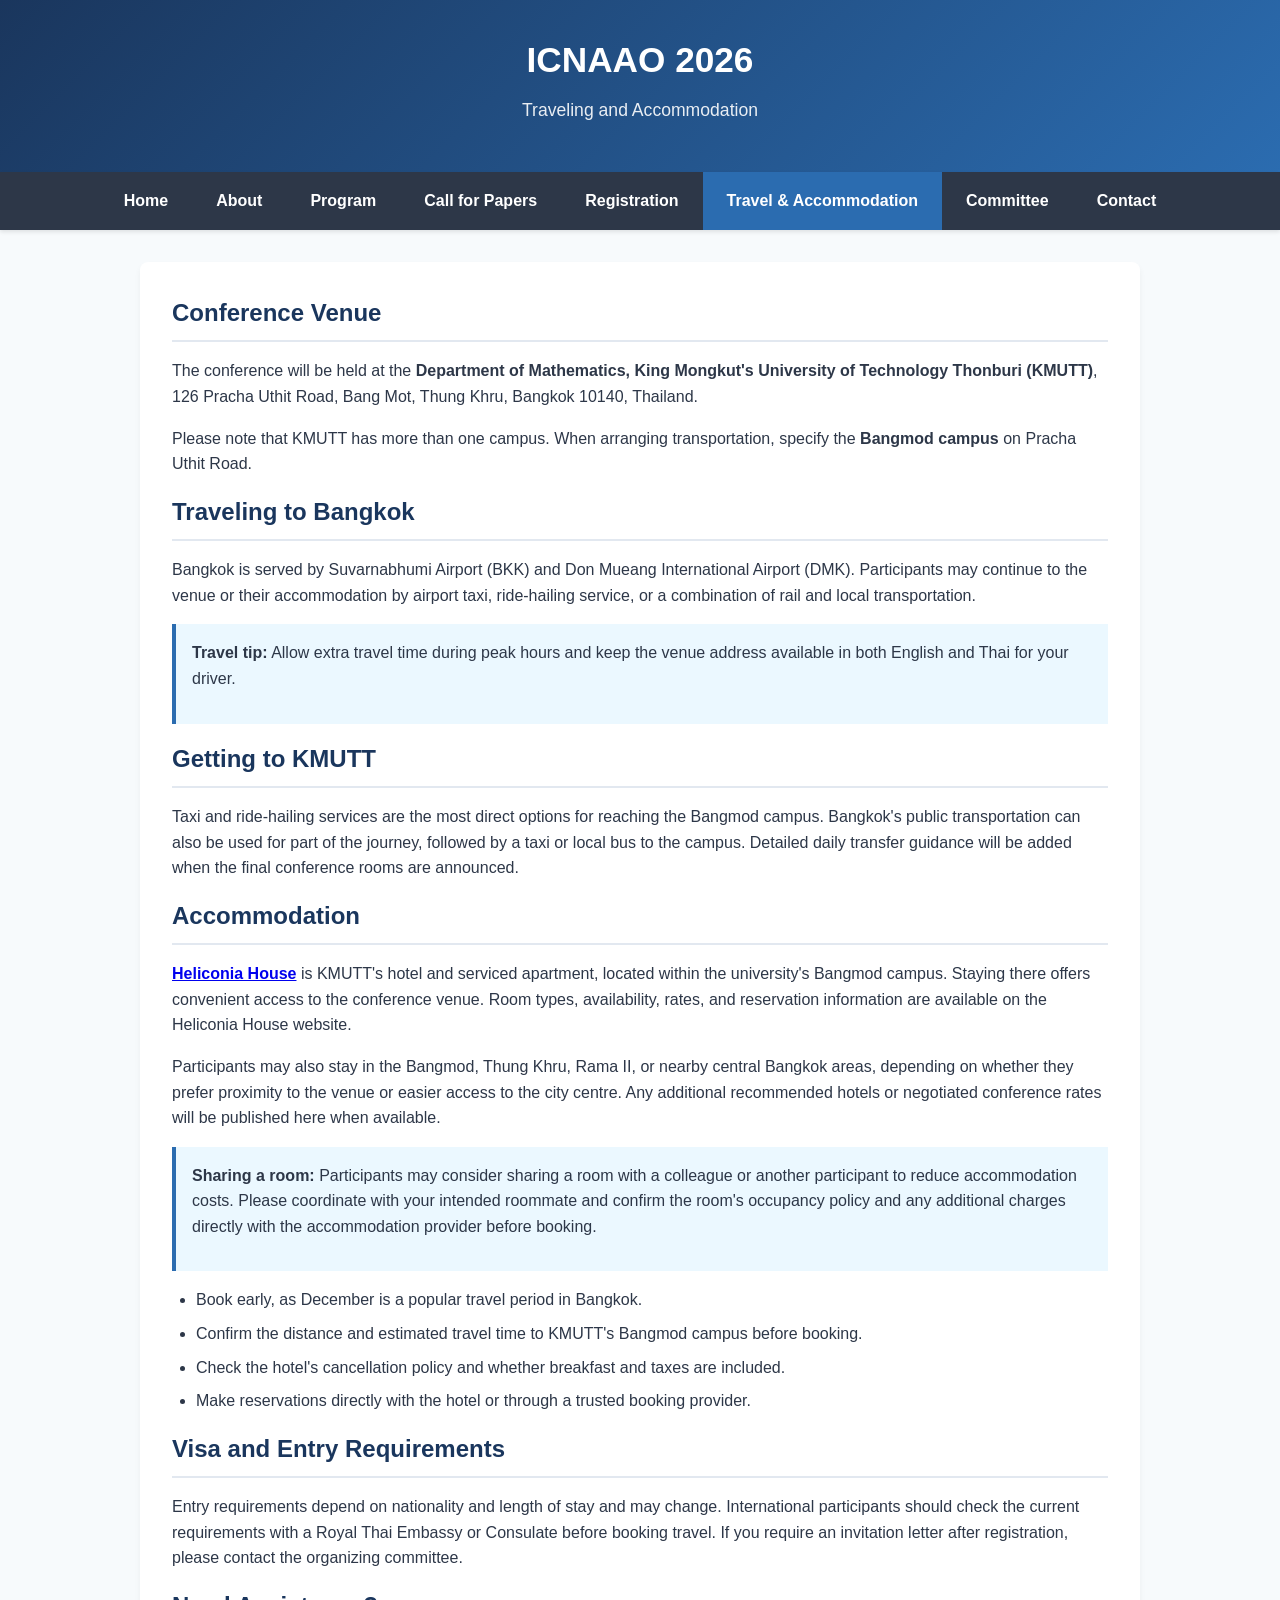
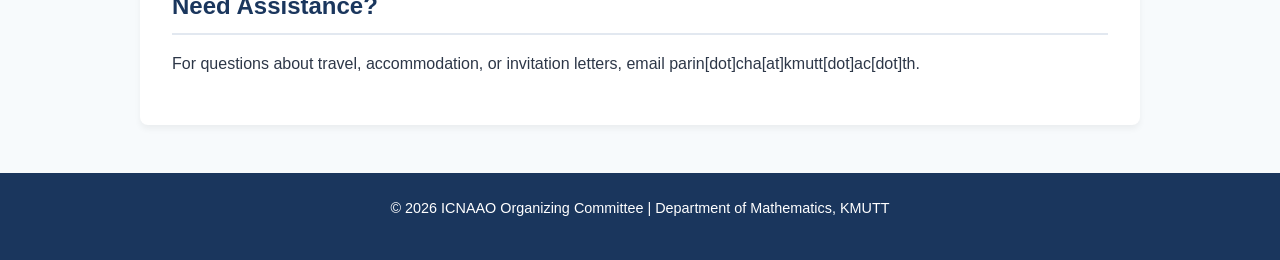
<file: _travel.html>
<!DOCTYPE html>
<html lang="en">
<head>
    <meta charset="UTF-8">
    <meta name="viewport" content="width=device-width, initial-scale=1.0">
    <title>ICNAAO 2026 - Traveling and Accommodation</title>
    <link rel="stylesheet" href="style.css">
</head>
<body>

    <header>
        <h1>ICNAAO 2026</h1>
        <p>Traveling and Accommodation</p>
    </header>

    <nav>
        <a href="index.html">Home</a>
        <a href="about.html">About</a>
        <a href="program.html">Program</a>
        <a href="call-for-papers.html">Call for Papers</a>
        <a href="registration.html">Registration</a>
        <a href="travel.html" class="active">Travel &amp; Accommodation</a>
        <a href="committee.html">Committee</a>
        <a href="contact.html">Contact</a>
    </nav>

    <main class="container">
        <h2>Conference Venue</h2>
        <p>
            The conference will be held at the <strong>Department of Mathematics,
            King Mongkut's University of Technology Thonburi (KMUTT)</strong>,
            126 Pracha Uthit Road, Bang Mot, Thung Khru, Bangkok 10140, Thailand.
        </p>
        <p>
            Please note that KMUTT has more than one campus. When arranging
            transportation, specify the <strong>Bangmod campus</strong> on Pracha
            Uthit Road.
        </p>

        <h2>Traveling to Bangkok</h2>
        <p>
            Bangkok is served by Suvarnabhumi Airport (BKK) and Don Mueang
            International Airport (DMK). Participants may continue to the venue
            or their accommodation by airport taxi, ride-hailing service, or a
            combination of rail and local transportation.
        </p>
        <div class="highlight-box">
            <p>
                <strong>Travel tip:</strong> Allow extra travel time during peak
                hours and keep the venue address available in both English and
                Thai for your driver.
            </p>
        </div>

        <h2>Getting to KMUTT</h2>
        <p>
            Taxi and ride-hailing services are the most direct options for
            reaching the Bangmod campus. Bangkok's public transportation can
            also be used for part of the journey, followed by a taxi or local
            bus to the campus. Detailed daily transfer guidance will be added
            when the final conference rooms are announced.
        </p>

        <h2>Accommodation</h2>
        <p>
            <strong><a href="https://heliconiahouse.kmutt.ac.th/">Heliconia House</a></strong>
            is KMUTT's hotel and serviced apartment, located within the
            university's Bangmod campus. Staying there offers convenient access
            to the conference venue. Room types, availability, rates, and
            reservation information are available on the Heliconia House website.
        </p>
        <p>
            Participants may also stay in the Bangmod, Thung Khru, Rama II, or
            nearby central Bangkok areas, depending on whether they prefer
            proximity to the venue or easier access to the city centre. Any
            additional recommended hotels or negotiated conference rates will
            be published here when available.
        </p>
        <div class="highlight-box">
            <p>
                <strong>Sharing a room:</strong> Participants may consider
                sharing a room with a colleague or another participant to reduce
                accommodation costs. Please coordinate with your intended
                roommate and confirm the room's occupancy policy and any
                additional charges directly with the accommodation provider
                before booking.
            </p>
        </div>
        <ul>
            <li>Book early, as December is a popular travel period in Bangkok.</li>
            <li>Confirm the distance and estimated travel time to KMUTT's Bangmod campus before booking.</li>
            <li>Check the hotel's cancellation policy and whether breakfast and taxes are included.</li>
            <li>Make reservations directly with the hotel or through a trusted booking provider.</li>
        </ul>

        <h2>Visa and Entry Requirements</h2>
        <p>
            Entry requirements depend on nationality and length of stay and may
            change. International participants should check the current
            requirements with a Royal Thai Embassy or Consulate before booking
            travel. If you require an invitation letter after registration,
            please contact the organizing committee.
        </p>

        <h2>Need Assistance?</h2>
        <p>
            For questions about travel, accommodation, or invitation letters,
            email parin[dot]cha[at]kmutt[dot]ac[dot]th</a>.
        </p>
    </main>

    <footer>
        <p>&copy; 2026 ICNAAO Organizing Committee | Department of Mathematics, KMUTT</p>
    </footer>

</body>
</html>
</file>
<file: style.css>
:root {
    --primary-color: #1a365d;
    --secondary-color: #2b6cb0;
    --accent-color: #c53030;
    --bg-light: #f7fafc;
    --text-color: #2d3748;
    --border-color: #e2e8f0;
}

* {
    box-sizing: border-box;
    margin: 0;
    padding: 0;
}

body {
    font-family: 'Segoe UI', Tahoma, Geneva, Verdana, sans-serif;
    color: var(--text-color);
    background-color: var(--bg-light);
    line-height: 1.6;
}

header {
    background: linear-gradient(135deg, var(--primary-color), var(--secondary-color));
    color: white;
    padding: 2rem 1rem;
    text-align: center;
}

header h1 {
    font-size: 2.2rem;
    margin-bottom: 0.5rem;
}

header p {
    font-size: 1.1rem;
    opacity: 0.9;
}

nav {
    background-color: #2d3748;
    display: flex;
    justify-content: center;
    flex-wrap: wrap;
    box-shadow: 0 2px 4px rgba(0,0,0,0.1);
    position: sticky;
    top: 0;
    z-index: 1000;
}

nav a {
    color: white;
    padding: 1rem 1.5rem;
    text-decoration: none;
    font-weight: 600;
    transition: background 0.3s;
}

nav a:hover, nav a.active {
    background-color: var(--secondary-color);
}

.container {
    max-width: 1000px;
    margin: 2rem auto;
    padding: 2rem;
    background: white;
    border-radius: 8px;
    box-shadow: 0 4px 6px rgba(0,0,0,0.05);
}

h2 {
    color: var(--primary-color);
    margin-bottom: 1rem;
    border-bottom: 2px solid var(--border-color);
    padding-bottom: 0.5rem;
}

p {
    margin-bottom: 1rem;
}

ul {
    margin-bottom: 1rem;
    padding-left: 1.5rem;
}

li {
    margin-bottom: 0.5rem;
}

table {
    width: 100%;
    border-collapse: collapse;
    margin: 1.5rem 0;
}

th, td {
    border: 1px solid var(--border-color);
    padding: 0.75rem;
    text-align: left;
}

th {
    background-color: var(--bg-light);
    color: var(--primary-color);
}

footer {
    text-align: center;
    padding: 1.5rem;
    background-color: var(--primary-color);
    color: white;
    margin-top: 3rem;
    font-size: 0.9rem;
}

.highlight-box {
    background-color: #ebf8ff;
    border-left: 4px solid var(--secondary-color);
    padding: 1rem;
    margin: 1rem 0;
}

.speaker-list {
    display: grid;
    grid-template-columns: repeat(auto-fit, minmax(240px, 1fr));
    gap: 1rem;
    padding-left: 0;
    list-style: none;
}

.speaker-list li {
    padding: 1rem;
    background-color: var(--bg-light);
    border: 1px solid var(--border-color);
    border-radius: 6px;
}
</file>
